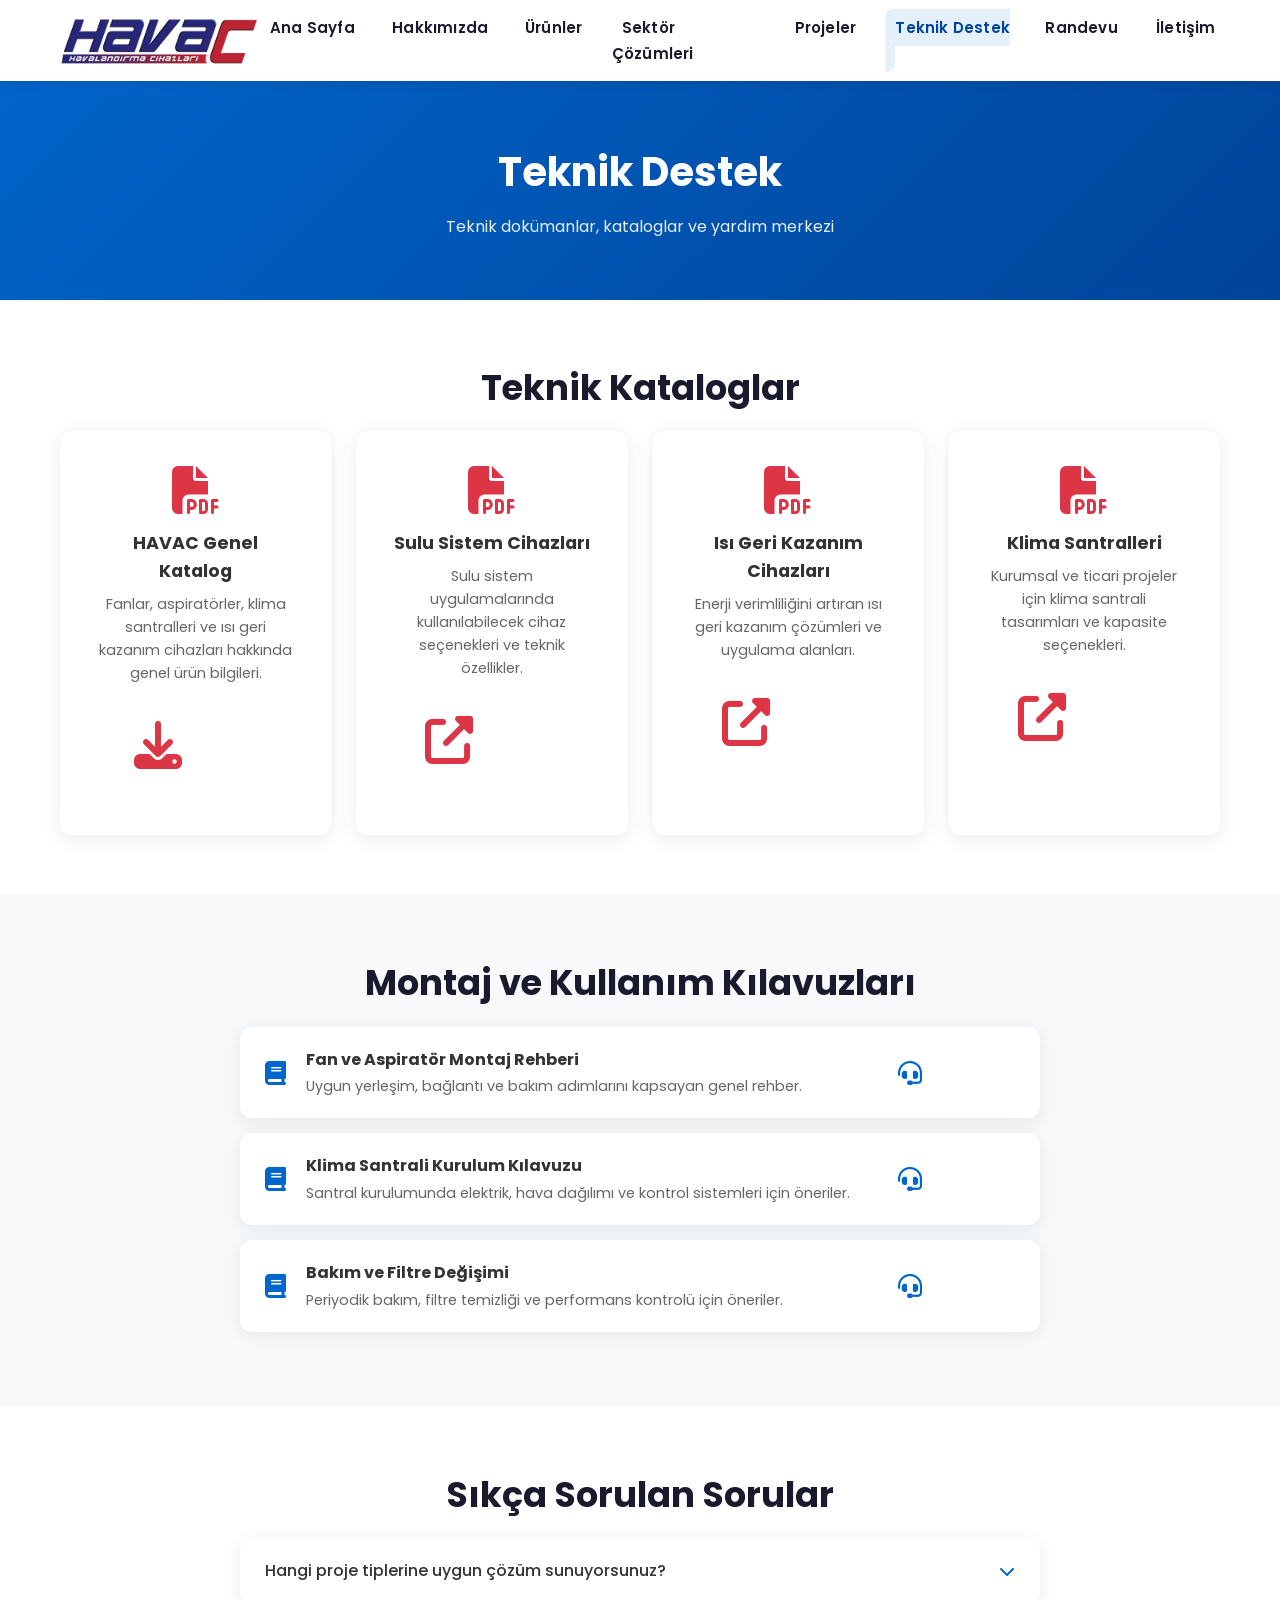
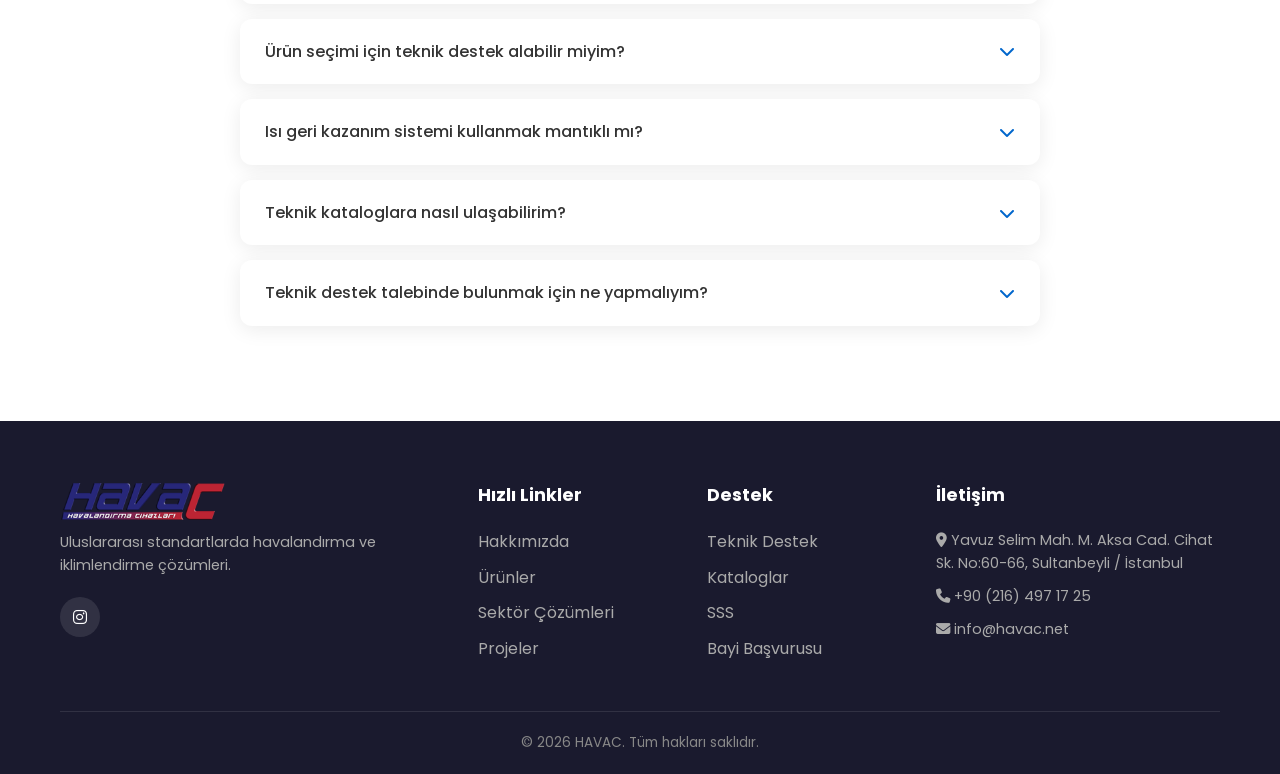
<file: destek.html>
<!DOCTYPE html>
<html lang="tr">
<head>
    <meta charset="UTF-8">
    <meta name="viewport" content="width=device-width, initial-scale=1.0">
    <title>Teknik Destek - HAVAC</title>
    <meta name="description" content="HAVAC teknik kataloglar, montaj kılavuzları ve sıkça sorulan sorular.">
    <link href="https://fonts.googleapis.com/css2?family=Poppins:wght@300;400;500;600;700&display=swap" rel="stylesheet">
    <link rel="stylesheet" href="style.css">
    <link rel="stylesheet" href="https://cdnjs.cloudflare.com/ajax/libs/font-awesome/6.4.0/css/all.min.css">
</head>
<body>
    <nav class="navbar">
        <div class="container">
            <a href="index.html" class="logo" aria-label="HAVAC Ana Sayfa"><img src="assets/img/logo.png" alt="HAVAC Havalandırma Cihazları logosu"></a>
            <ul class="nav-links">
                <li><a href="index.html">Ana Sayfa</a></li>
                <li><a href="hakkimizda.html">Hakkımızda</a></li>
                <li><a href="urunler.html">Ürünler</a></li>
                <li><a href="cozumler.html">Sektör Çözümleri</a></li>
                <li><a href="projeler.html">Projeler</a></li>
                <li><a href="destek.html" class="active">Teknik Destek</a></li>
                <li><a href="randevu.html">Randevu</a></li>
                <li><a href="iletisim.html">İletişim</a></li>
            </ul>
            <div class="hamburger"><span></span><span></span><span></span></div>
        </div>
    </nav>

    <section class="page-header">
        <div class="container">
            <h1>Teknik Destek</h1>
            <p>Teknik dokümanlar, kataloglar ve yardım merkezi</p>
        </div>
    </section>

    <section class="downloads">
        <div class="container">
            <h2>Teknik Kataloglar</h2>
            <div class="download-grid">
                <div class="download-card">
                    <i class="fas fa-file-pdf"></i>
                    <h3>HAVAC Genel Katalog</h3>
                    <p>Fanlar, aspiratörler, klima santralleri ve ısı geri kazanım cihazları hakkında genel ürün bilgileri.</p>
                    <a href="https://havac.net/katalog/havac-katalog.pdf" target="_blank" rel="noopener noreferrer" class="btn btn-outline"><i class="fas fa-download"></i> PDF İndir</a>
                </div>
                <div class="download-card">
                    <i class="fas fa-file-pdf"></i>
                    <h3>Sulu Sistem Cihazları</h3>
                    <p>Sulu sistem uygulamalarında kullanılabilecek cihaz seçenekleri ve teknik özellikler.</p>
                    <a href="https://havac.net/urun.asp?ID=535" target="_blank" rel="noopener noreferrer" class="btn btn-outline"><i class="fas fa-external-link-alt"></i> Ürünü İncele</a>
                </div>
                <div class="download-card">
                    <i class="fas fa-file-pdf"></i>
                    <h3>Isı Geri Kazanım Cihazları</h3>
                    <p>Enerji verimliliğini artıran ısı geri kazanım çözümleri ve uygulama alanları.</p>
                    <a href="https://havac.net/urun.asp?ID=523" target="_blank" rel="noopener noreferrer" class="btn btn-outline"><i class="fas fa-external-link-alt"></i> Ürünü İncele</a>
                </div>
                <div class="download-card">
                    <i class="fas fa-file-pdf"></i>
                    <h3>Klima Santralleri</h3>
                    <p>Kurumsal ve ticari projeler için klima santrali tasarımları ve kapasite seçenekleri.</p>
                    <a href="https://havac.net/urun.asp?ID=527" target="_blank" rel="noopener noreferrer" class="btn btn-outline"><i class="fas fa-external-link-alt"></i> Ürünü İncele</a>
                </div>
            </div>
        </div>
    </section>

    <section class="guides">
        <div class="container">
            <h2>Montaj ve Kullanım Kılavuzları</h2>
            <div class="guide-list">
                <div class="guide-item">
                    <i class="fas fa-book"></i>
                    <div class="guide-info"><h4>Fan ve Aspiratör Montaj Rehberi</h4><p>Uygun yerleşim, bağlantı ve bakım adımlarını kapsayan genel rehber.</p></div>
                    <a href="iletisim.html" class="btn btn-sm btn-outline"><i class="fas fa-headset"></i> Destek Al</a>
                </div>
                <div class="guide-item">
                    <i class="fas fa-book"></i>
                    <div class="guide-info"><h4>Klima Santrali Kurulum Kılavuzu</h4><p>Santral kurulumunda elektrik, hava dağılımı ve kontrol sistemleri için öneriler.</p></div>
                    <a href="iletisim.html" class="btn btn-sm btn-outline"><i class="fas fa-headset"></i> Destek Al</a>
                </div>
                <div class="guide-item">
                    <i class="fas fa-book"></i>
                    <div class="guide-info"><h4>Bakım ve Filtre Değişimi</h4><p>Periyodik bakım, filtre temizliği ve performans kontrolü için öneriler.</p></div>
                    <a href="iletisim.html" class="btn btn-sm btn-outline"><i class="fas fa-headset"></i> Destek Al</a>
                </div>
            </div>
        </div>
    </section>

    <section class="faq">
        <div class="container">
            <h2>Sıkça Sorulan Sorular</h2>
            <div class="faq-list">
                <div class="faq-item">
                    <div class="faq-question"><h4>Hangi proje tiplerine uygun çözüm sunuyorsunuz?</h4><i class="fas fa-chevron-down"></i></div>
                    <div class="faq-answer"><p>Endüstriyel tesisler, ticari alanlar, hastaneler, oteller, seralar ve özel uygulamalar için tasarım ve ekipman seçimi hizmeti sunuyoruz.</p></div>
                </div>
                <div class="faq-item">
                    <div class="faq-question"><h4>Ürün seçimi için teknik destek alabilir miyim?</h4><i class="fas fa-chevron-down"></i></div>
                    <div class="faq-answer"><p>Evet. Proje kapasitenize, alan ölçülerine ve hava değişim ihtiyaçlarına göre ürün ve sistem önerisi hazırlıyoruz.</p></div>
                </div>
                <div class="faq-item">
                    <div class="faq-question"><h4>Isı geri kazanım sistemi kullanmak mantıklı mı?</h4><i class="fas fa-chevron-down"></i></div>
                    <div class="faq-answer"><p>Evet. Özellikle taze hava ihtiyacı olan ortamlarda enerji tüketimini düşürerek uzun vadede önemli tasarruf sağlar.</p></div>
                </div>
                <div class="faq-item">
                    <div class="faq-question"><h4>Teknik kataloglara nasıl ulaşabilirim?</h4><i class="fas fa-chevron-down"></i></div>
                    <div class="faq-answer"><p>Sayfanın üst kısmındaki PDF bağlantıları veya iletişim formu üzerinden katalog ve ürün bilgileri talep edebilirsiniz.</p></div>
                </div>
                <div class="faq-item">
                    <div class="faq-question"><h4>Teknik destek talebinde bulunmak için ne yapmalıyım?</h4><i class="fas fa-chevron-down"></i></div>
                    <div class="faq-answer"><p>İletişim sayfasından taleplerinizi iletebilir veya doğrudan telefon/e-posta yoluyla bizimle iletişime geçebilirsiniz.</p></div>
                </div>
            </div>
        </div>
    </section>

    <footer>
        <div class="container">
            <div class="footer-grid">
                <div class="footer-col">
                    <a href="index.html" class="footer-logo" aria-label="HAVAC Ana Sayfa"><img src="assets/img/logo.png" alt="HAVAC Havalandirma Cihazlari logosu"></a>
                    <p>Uluslararası standartlarda havalandırma ve iklimlendirme çözümleri.</p>
                    <div class="social-links">
                        <a href="https://www.instagram.com/dere.works/" aria-label="Instagram"><i class="fab fa-instagram"></i></a>
                    </div>
                </div>
                <div class="footer-col">
                    <h4>Hızlı Linkler</h4>
                    <ul>
                        <li><a href="hakkimizda.html">Hakkımızda</a></li>
                        <li><a href="urunler.html">Ürünler</a></li>
                        <li><a href="cozumler.html">Sektör Çözümleri</a></li>
                        <li><a href="projeler.html">Projeler</a></li>
                    </ul>
                </div>
                <div class="footer-col">
                    <h4>Destek</h4>
                    <ul>
                        <li><a href="destek.html">Teknik Destek</a></li>
                        <li><a href="destek.html">Kataloglar</a></li>
                        <li><a href="destek.html">SSS</a></li>
                        <li><a href="iletisim.html">Bayi Başvurusu</a></li>
                    </ul>
                </div>
                <div class="footer-col">
                    <h4>İletişim</h4>
                    <p><i class="fas fa-map-marker-alt"></i> Yavuz Selim Mah. M. Aksa Cad. Cihat Sk. No:60-66, Sultanbeyli / İstanbul</p>
                    <p><i class="fas fa-phone"></i> <a href="tel:+902164971725">+90 (216) 497 17 25</a></p>
                    <p><i class="fas fa-envelope"></i> <a href="mailto:info@havac.net">info@havac.net</a></p>
                </div>
            </div>
            <div class="footer-bottom"><p>&copy; 2026 HAVAC. Tüm hakları saklıdır.</p></div>
        </div>
    </footer>
    <script src="script.js"></script>
</body>
</html>
</file>
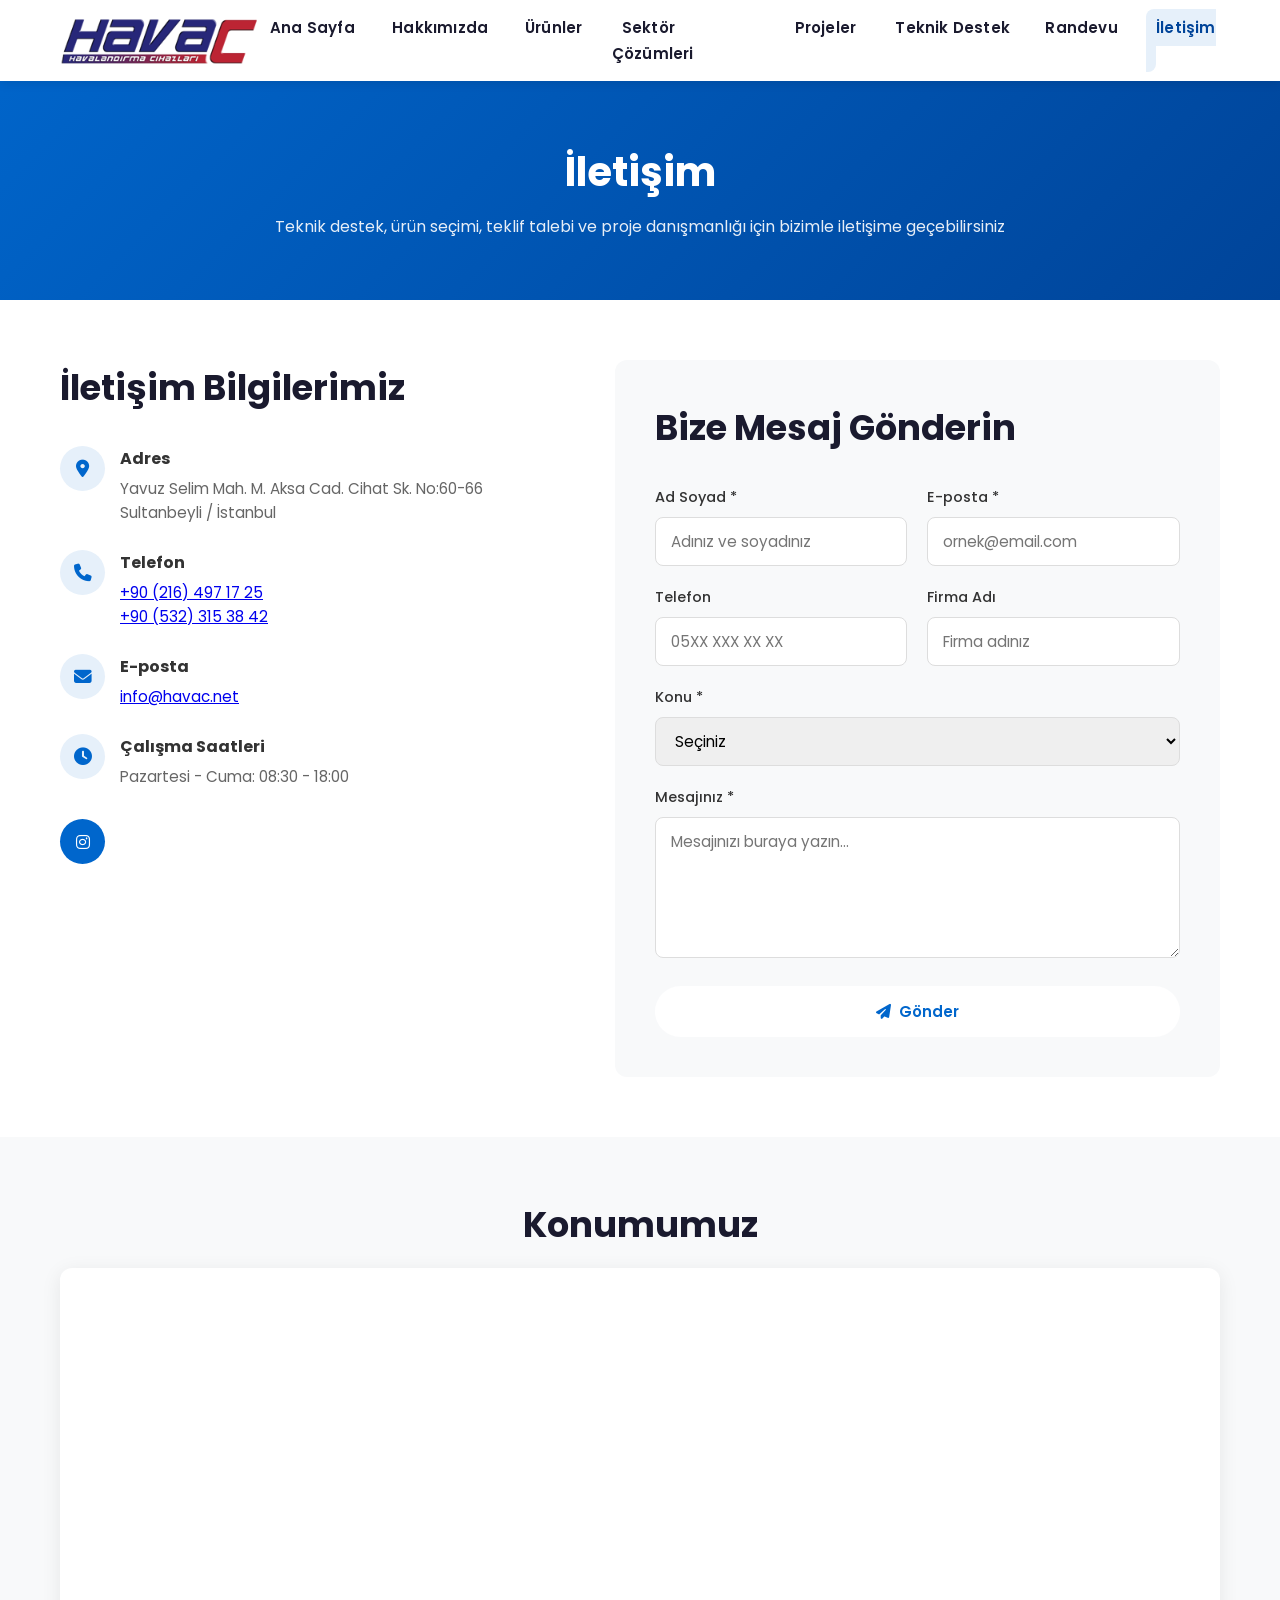
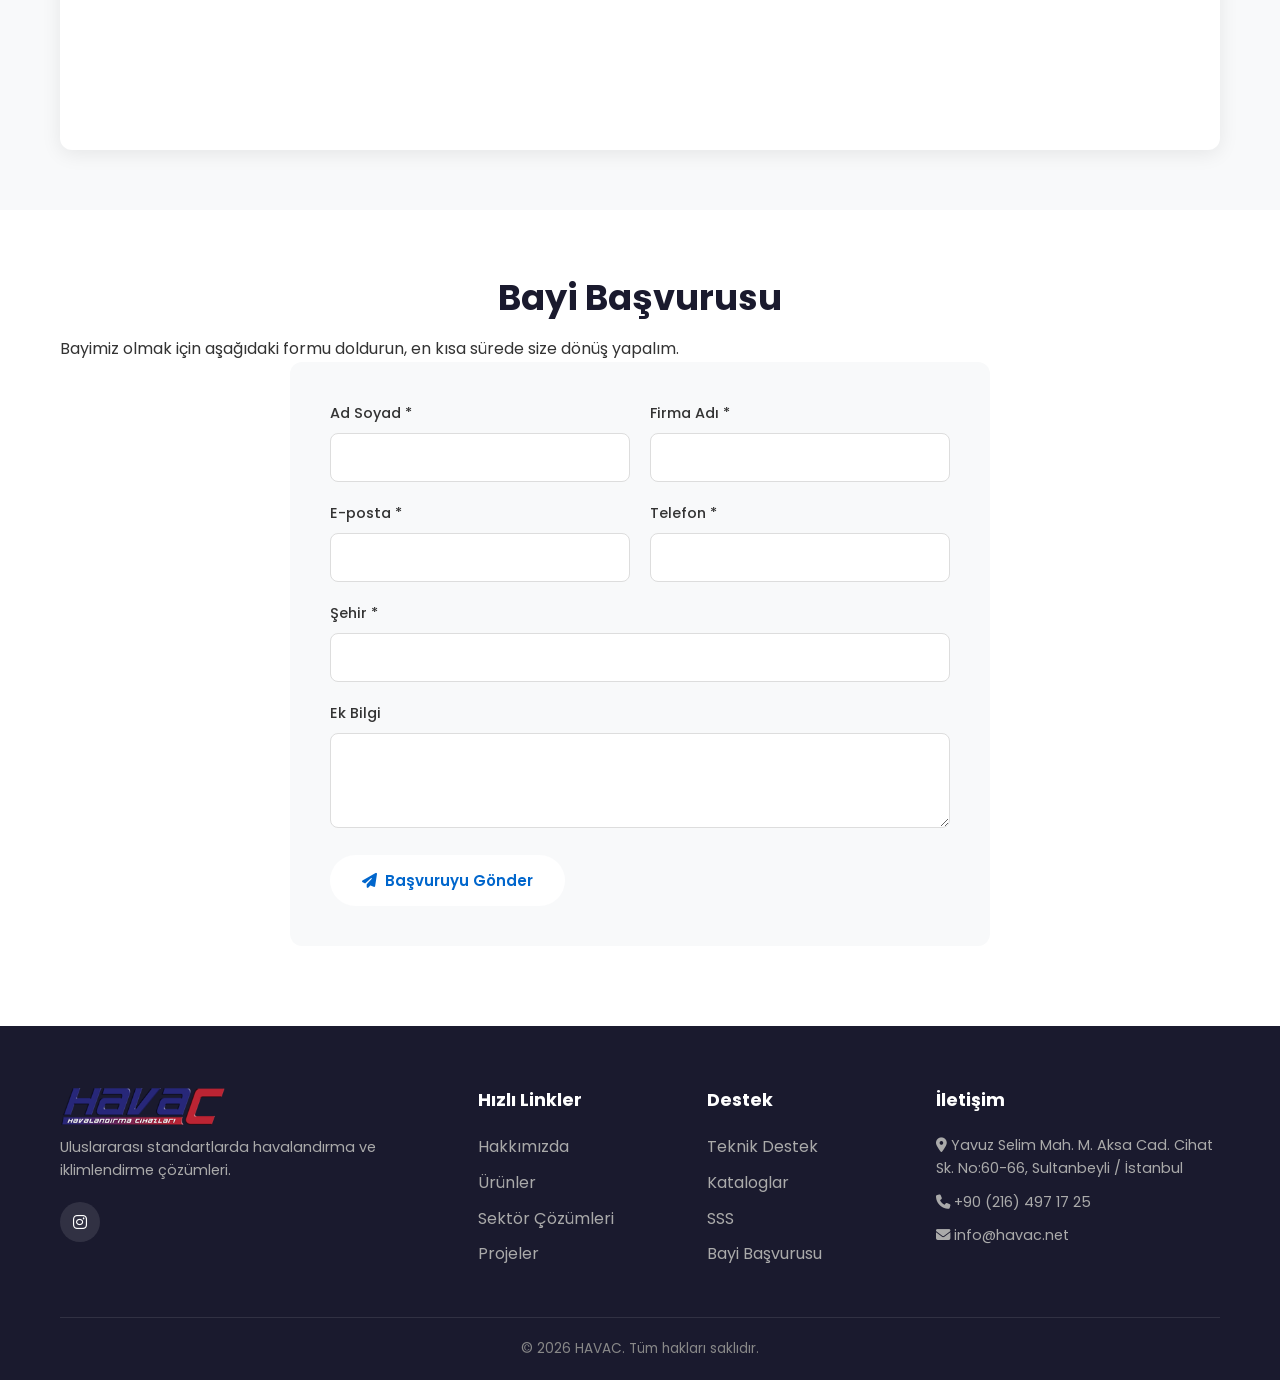
<file: iletisim.html>
<!DOCTYPE html>
<html lang="tr">
<head>
    <meta charset="UTF-8">
    <meta name="viewport" content="width=device-width, initial-scale=1.0">
    <title>İletişim - HAVAC</title>
    <meta name="description" content="HAVAC iletişim bilgileri, teknik destek ve bayi başvurusu.">
    <link href="https://fonts.googleapis.com/css2?family=Poppins:wght@300;400;500;600;700&display=swap" rel="stylesheet">
    <link rel="stylesheet" href="style.css">
    <link rel="stylesheet" href="https://cdnjs.cloudflare.com/ajax/libs/font-awesome/6.4.0/css/all.min.css">
</head>
<body>
    <nav class="navbar">
        <div class="container">
            <a href="index.html" class="logo" aria-label="HAVAC Ana Sayfa"><img src="assets/img/logo.png" alt="HAVAC Havalandırma Cihazları logosu"></a>
            <ul class="nav-links">
                <li><a href="index.html">Ana Sayfa</a></li>
                <li><a href="hakkimizda.html">Hakkımızda</a></li>
                <li><a href="urunler.html">Ürünler</a></li>
                <li><a href="cozumler.html">Sektör Çözümleri</a></li>
                <li><a href="projeler.html">Projeler</a></li>
                <li><a href="destek.html">Teknik Destek</a></li>
                <li><a href="randevu.html">Randevu</a></li>
                <li><a href="iletisim.html" class="active">İletişim</a></li>
            </ul>
            <div class="hamburger"><span></span><span></span><span></span></div>
        </div>
    </nav>

    <section class="page-header">
        <div class="container">
            <h1>İletişim</h1>
            <p>Teknik destek, ürün seçimi, teklif talebi ve proje danışmanlığı için bizimle iletişime geçebilirsiniz</p>
        </div>
    </section>

    <section class="contact-section">
        <div class="container">
            <div class="contact-grid">
                <div class="contact-info-box">
                    <h2>İletişim Bilgilerimiz</h2>
                    <div class="info-item">
                        <i class="fas fa-map-marker-alt"></i>
                        <div><h4>Adres</h4><p>Yavuz Selim Mah. M. Aksa Cad. Cihat Sk. No:60-66</p><p>Sultanbeyli / İstanbul</p></div>
                    </div>
                    <div class="info-item">
                        <i class="fas fa-phone"></i>
                        <div><h4>Telefon</h4><p><a href="tel:+902164971725">+90 (216) 497 17 25</a></p><p><a href="tel:+905323153842">+90 (532) 315 38 42</a></p></div>
                    </div>
                    <div class="info-item">
                        <i class="fas fa-envelope"></i>
                        <div><h4>E-posta</h4><p><a href="mailto:info@havac.net">info@havac.net</a></p></div>
                    </div>
                    <div class="info-item">
                        <i class="fas fa-clock"></i>
                        <div><h4>Çalışma Saatleri</h4><p>Pazartesi - Cuma: 08:30 - 18:00</p></div>
                    </div>
                    <div class="social-links-large">
                        <a href="https://www.instagram.com/dere.works/" aria-label="Instagram"><i class="fab fa-instagram"></i></a>
                    </div>
                </div>
                <div class="contact-form-box">
                    <h2>Bize Mesaj Gönderin</h2>
                    <form action="#" method="POST" class="contact-form">
                        <div class="form-row">
                            <div class="form-group">
                                <label for="name">Ad Soyad *</label>
                                <input type="text" id="name" name="name" required placeholder="Adınız ve soyadınız">
                            </div>
                            <div class="form-group">
                                <label for="email">E-posta *</label>
                                <input type="email" id="email" name="email" required placeholder="ornek@email.com">
                            </div>
                        </div>
                        <div class="form-row">
                            <div class="form-group">
                                <label for="phone">Telefon</label>
                                <input type="tel" id="phone" name="phone" placeholder="05XX XXX XX XX">
                            </div>
                            <div class="form-group">
                                <label for="company">Firma Adı</label>
                                <input type="text" id="company" name="company" placeholder="Firma adınız">
                            </div>
                        </div>
                        <div class="form-group">
                            <label for="subject">Konu *</label>
                            <select id="subject" name="subject" required>
                                <option value="">Seçiniz</option>
                                <option value="teklif">Teklif Talebi</option>
                                <option value="teknik">Teknik Destek</option>
                                <option value="bayi">Bayi Başvurusu</option>
                                <option value="diger">Diğer</option>
                            </select>
                        </div>
                        <div class="form-group">
                            <label for="message">Mesajınız *</label>
                            <textarea id="message" name="message" rows="5" required placeholder="Mesajınızı buraya yazın..."></textarea>
                        </div>
                        <button type="submit" class="btn btn-primary btn-block"><i class="fas fa-paper-plane"></i> Gönder</button>
                    </form>
                </div>
            </div>
        </div>
    </section>

    <section class="map-section">
        <div class="container">
            <h2>Konumumuz</h2>
            <div class="map-placeholder">
                <iframe src="https://www.google.com/maps/embed?pb=!1m14!1m12!1m3!1d1791.865968584061!2d29.276453427252314!3d40.947586933164764!2m3!1f0!2f0!3f0!3m2!1i1024!2i768!4f13.1!5e0!3m2!1str!2str!4v1785538726748!5m2!1str!2str" width="600" height="450" style="border:0;" allowfullscreen="" loading="lazy" referrerpolicy="strict-origin-when-cross-origin"></iframe>
            </div>
        </div>
    </section>

    <section class="dealer-section">
        <div class="container">
            <h2>Bayi Başvurusu</h2>
            <p>Bayimiz olmak için aşağıdaki formu doldurun, en kısa sürede size dönüş yapalım.</p>
            <form action="#" method="POST" class="dealer-form">
                <div class="form-row">
                    <div class="form-group">
                        <label for="dealer-name">Ad Soyad *</label>
                        <input type="text" id="dealer-name" name="dealer-name" required>
                    </div>
                    <div class="form-group">
                        <label for="dealer-company">Firma Adı *</label>
                        <input type="text" id="dealer-company" name="dealer-company" required>
                    </div>
                </div>
                <div class="form-row">
                    <div class="form-group">
                        <label for="dealer-email">E-posta *</label>
                        <input type="email" id="dealer-email" name="dealer-email" required>
                    </div>
                    <div class="form-group">
                        <label for="dealer-phone">Telefon *</label>
                        <input type="tel" id="dealer-phone" name="dealer-phone" required>
                    </div>
                </div>
                <div class="form-group">
                    <label for="dealer-city">Şehir *</label>
                    <input type="text" id="dealer-city" name="dealer-city" required>
                </div>
                <div class="form-group">
                    <label for="dealer-message">Ek Bilgi</label>
                    <textarea id="dealer-message" name="dealer-message" rows="3"></textarea>
                </div>
                <button type="submit" class="btn btn-primary"><i class="fas fa-paper-plane"></i> Başvuruyu Gönder</button>
            </form>
        </div>
    </section>

    <footer>
        <div class="container">
            <div class="footer-grid">
                <div class="footer-col">
                    <a href="index.html" class="footer-logo" aria-label="HAVAC Ana Sayfa"><img src="assets/img/logo.png" alt="HAVAC Havalandirma Cihazlari logosu"></a>
                    <p>Uluslararası standartlarda havalandırma ve iklimlendirme çözümleri.</p>
                    <div class="social-links">
                        <a href="https://www.instagram.com/dere.works/" aria-label="Instagram"><i class="fab fa-instagram"></i></a>
                    </div>
                </div>
                <div class="footer-col">
                    <h4>Hızlı Linkler</h4>
                    <ul>
                        <li><a href="hakkimizda.html">Hakkımızda</a></li>
                        <li><a href="urunler.html">Ürünler</a></li>
                        <li><a href="cozumler.html">Sektör Çözümleri</a></li>
                        <li><a href="projeler.html">Projeler</a></li>
                    </ul>
                </div>
                <div class="footer-col">
                    <h4>Destek</h4>
                    <ul>
                        <li><a href="destek.html">Teknik Destek</a></li>
                        <li><a href="destek.html">Kataloglar</a></li>
                        <li><a href="destek.html">SSS</a></li>
                        <li><a href="iletisim.html">Bayi Başvurusu</a></li>
                    </ul>
                </div>
                <div class="footer-col">
                    <h4>İletişim</h4>
                    <p><i class="fas fa-map-marker-alt"></i> Yavuz Selim Mah. M. Aksa Cad. Cihat Sk. No:60-66, Sultanbeyli / İstanbul</p>
                    <p><i class="fas fa-phone"></i> <a href="tel:+902164971725">+90 (216) 497 17 25</a></p>
                    <p><i class="fas fa-envelope"></i> <a href="mailto:info@havac.net">info@havac.net</a></p>
                </div>
            </div>
            <div class="footer-bottom"><p>&copy; 2026 HAVAC. Tüm hakları saklıdır.</p></div>
        </div>
    </footer>
    <script src="script.js"></script>
</body>
</html>
</file>
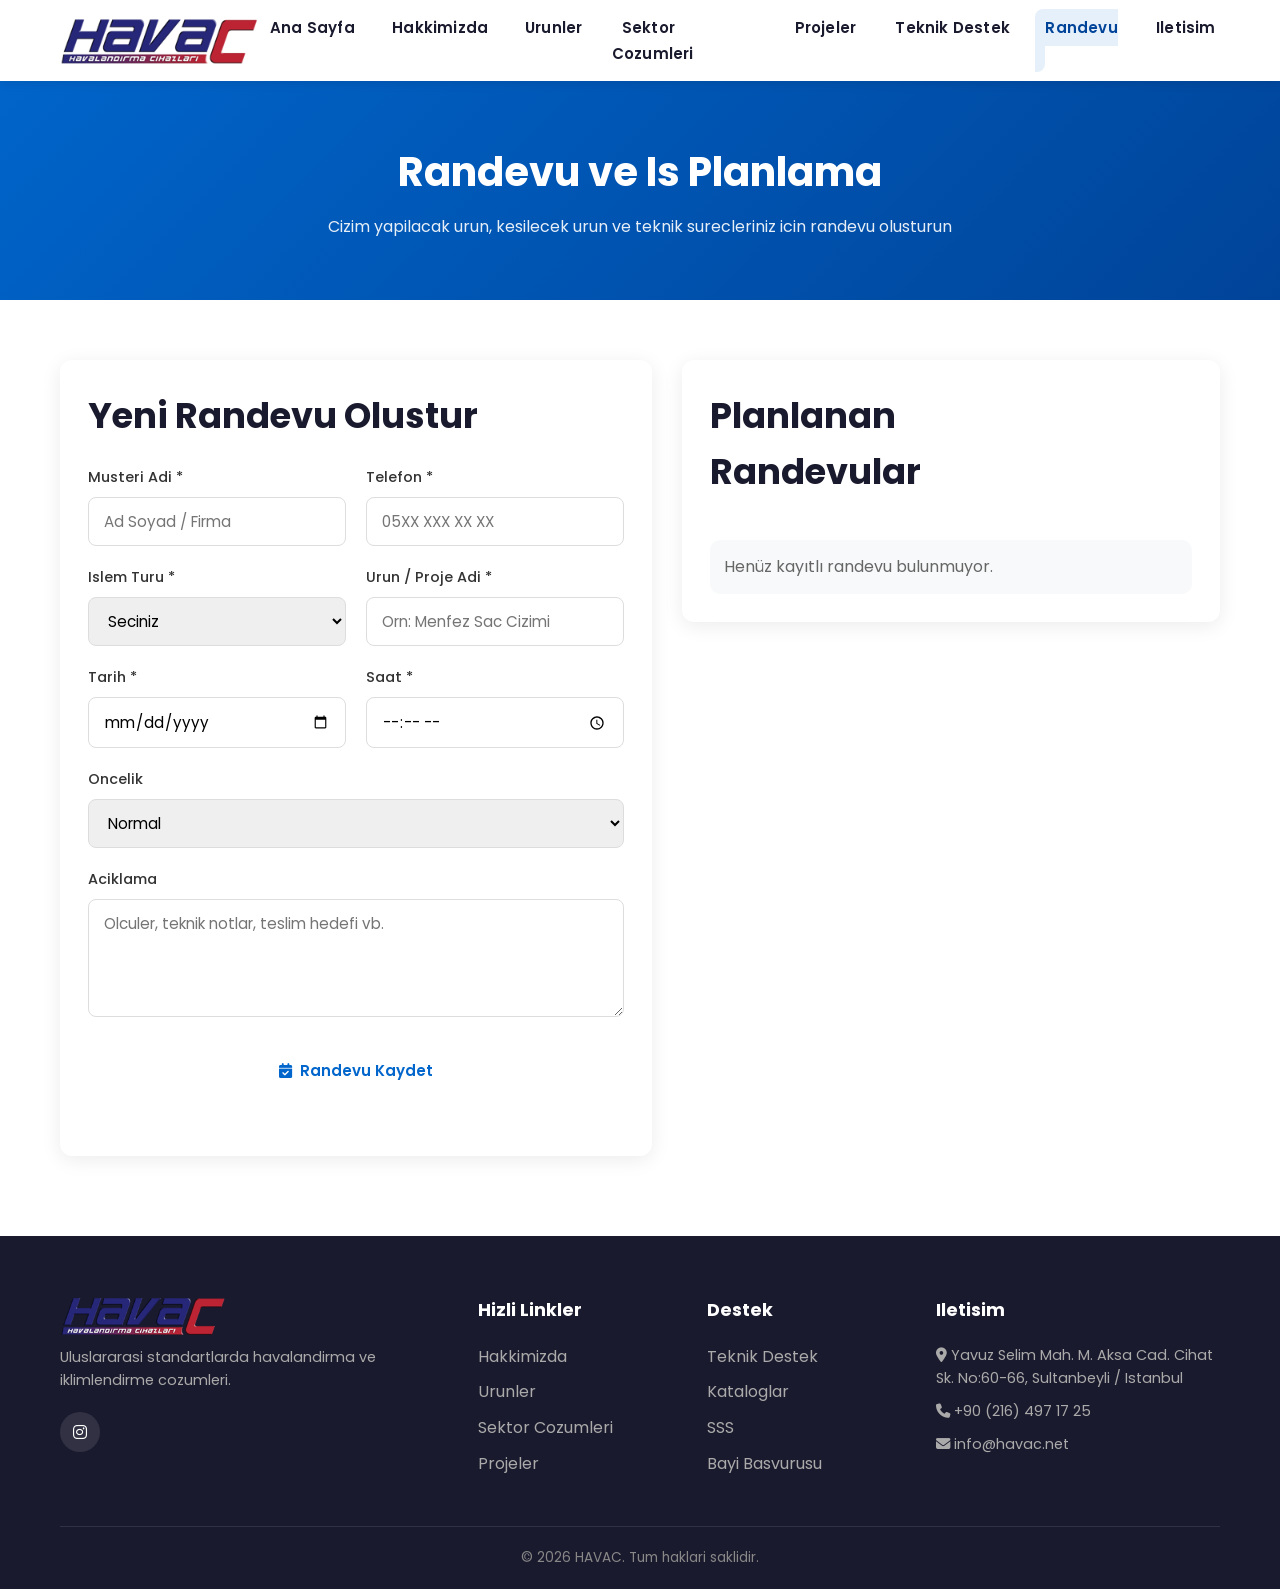
<file: randevu.html>
<!DOCTYPE html>
<html lang="tr">
<head>
    <meta charset="UTF-8">
    <meta name="viewport" content="width=device-width, initial-scale=1.0">
    <title>Randevu ve İş Planlama - HAVAC</title>
    <meta name="description" content="Cizim yapilacak urun, kesilecek urun ve teknik planlama talepleri icin randevu olusturma sayfasi.">
    <link href="https://fonts.googleapis.com/css2?family=Poppins:wght@300;400;500;600;700&display=swap" rel="stylesheet">
    <link rel="stylesheet" href="style.css">
    <link rel="stylesheet" href="https://cdnjs.cloudflare.com/ajax/libs/font-awesome/6.4.0/css/all.min.css">
</head>
<body>
    <nav class="navbar">
        <div class="container">
            <a href="index.html" class="logo" aria-label="HAVAC Ana Sayfa"><img src="assets/img/logo.png" alt="HAVAC Havalandirma Cihazlari logosu"></a>
            <ul class="nav-links">
                <li><a href="index.html">Ana Sayfa</a></li>
                <li><a href="hakkimizda.html">Hakkimizda</a></li>
                <li><a href="urunler.html">Urunler</a></li>
                <li><a href="cozumler.html">Sektor Cozumleri</a></li>
                <li><a href="projeler.html">Projeler</a></li>
                <li><a href="destek.html">Teknik Destek</a></li>
                <li><a href="randevu.html" class="active">Randevu</a></li>
                <li><a href="iletisim.html">Iletisim</a></li>
            </ul>
            <div class="hamburger"><span></span><span></span><span></span></div>
        </div>
    </nav>

    <section class="page-header">
        <div class="container">
            <h1>Randevu ve Is Planlama</h1>
            <p>Cizim yapilacak urun, kesilecek urun ve teknik surecleriniz icin randevu olusturun</p>
        </div>
    </section>

    <section class="appointment-section">
        <div class="container">
            <div class="appointment-layout">
                <div class="appointment-form-box">
                    <h2>Yeni Randevu Olustur</h2>
                    <form id="appointment-form" class="appointment-form" novalidate>
                        <div class="form-row">
                            <div class="form-group">
                                <label for="customer-name">Musteri Adi *</label>
                                <input type="text" id="customer-name" name="customerName" required placeholder="Ad Soyad / Firma">
                            </div>
                            <div class="form-group">
                                <label for="customer-phone">Telefon *</label>
                                <input type="tel" id="customer-phone" name="customerPhone" required placeholder="05XX XXX XX XX">
                            </div>
                        </div>

                        <div class="form-row">
                            <div class="form-group">
                                <label for="job-type">Islem Turu *</label>
                                <select id="job-type" name="jobType" required>
                                    <option value="">Seciniz</option>
                                    <option value="Cizim Yapilacak Urun">Cizim Yapilacak Urun</option>
                                    <option value="Kesilecek Urun">Kesilecek Urun</option>
                                    <option value="Revizyon">Revizyon</option>
                                    <option value="Teknik Gorusme">Teknik Gorusme</option>
                                </select>
                            </div>
                            <div class="form-group">
                                <label for="product-name">Urun / Proje Adi *</label>
                                <input type="text" id="product-name" name="productName" required placeholder="Orn: Menfez Sac Cizimi">
                            </div>
                        </div>

                        <div class="form-row">
                            <div class="form-group">
                                <label for="appointment-date">Tarih *</label>
                                <input type="date" id="appointment-date" name="appointmentDate" required>
                            </div>
                            <div class="form-group">
                                <label for="appointment-time">Saat *</label>
                                <input type="time" id="appointment-time" name="appointmentTime" required>
                            </div>
                        </div>

                        <div class="form-group">
                            <label for="priority">Oncelik</label>
                            <select id="priority" name="priority">
                                <option value="Normal">Normal</option>
                                <option value="Yuksek">Yuksek</option>
                                <option value="Acil">Acil</option>
                            </select>
                        </div>

                        <div class="form-group">
                            <label for="notes">Aciklama</label>
                            <textarea id="notes" name="notes" rows="4" placeholder="Olculer, teknik notlar, teslim hedefi vb."></textarea>
                        </div>

                        <button type="submit" class="btn btn-primary btn-block"><i class="fas fa-calendar-check"></i> Randevu Kaydet</button>
                        <p id="appointment-feedback" class="appointment-feedback" aria-live="polite"></p>
                    </form>
                </div>

                <div class="appointment-list-box">
                    <div class="appointment-list-head">
                        <h2>Planlanan Randevular</h2>
                        <button id="clear-appointments" type="button" class="btn btn-outline btn-sm">Tumunu Temizle</button>
                    </div>
                    <div id="appointment-list" class="appointment-list"></div>
                </div>
            </div>
        </div>
    </section>

    <footer>
        <div class="container">
            <div class="footer-grid">
                <div class="footer-col">
                    <a href="index.html" class="footer-logo" aria-label="HAVAC Ana Sayfa"><img src="assets/img/logo.png" alt="HAVAC Havalandirma Cihazlari logosu"></a>
                    <p>Uluslararasi standartlarda havalandirma ve iklimlendirme cozumleri.</p>
                    <div class="social-links">
                        <a href="https://www.instagram.com/dere.works/" aria-label="Instagram"><i class="fab fa-instagram"></i></a>
                    </div>
                </div>
                <div class="footer-col">
                    <h4>Hizli Linkler</h4>
                    <ul>
                        <li><a href="hakkimizda.html">Hakkimizda</a></li>
                        <li><a href="urunler.html">Urunler</a></li>
                        <li><a href="cozumler.html">Sektor Cozumleri</a></li>
                        <li><a href="projeler.html">Projeler</a></li>
                    </ul>
                </div>
                <div class="footer-col">
                    <h4>Destek</h4>
                    <ul>
                        <li><a href="destek.html">Teknik Destek</a></li>
                        <li><a href="destek.html">Kataloglar</a></li>
                        <li><a href="destek.html">SSS</a></li>
                        <li><a href="iletisim.html">Bayi Basvurusu</a></li>
                    </ul>
                </div>
                <div class="footer-col">
                    <h4>Iletisim</h4>
                    <p><i class="fas fa-map-marker-alt"></i> Yavuz Selim Mah. M. Aksa Cad. Cihat Sk. No:60-66, Sultanbeyli / Istanbul</p>
                    <p><i class="fas fa-phone"></i> <a href="tel:+902164971725">+90 (216) 497 17 25</a></p>
                    <p><i class="fas fa-envelope"></i> <a href="mailto:info@havac.net">info@havac.net</a></p>
                </div>
            </div>
            <div class="footer-bottom"><p>&copy; 2026 HAVAC. Tum haklari saklidir.</p></div>
        </div>
    </footer>

    <script src="script.js"></script>
</body>
</html>
</file>
<file: style.css>
* {
    margin: 0;
    padding: 0;
    box-sizing: border-box;
}

:root {
    --primary: #0066cc;
    --primary-dark: #004499;
    --primary-light: #e6f0fa;
    --secondary: #00a8e8;
    --dark: #1a1a2e;
    --gray: #666;
    --light-gray: #f8f9fa;
    --white: #fff;
    --shadow: 0 4px 20px rgba(0,0,0,0.08);
    --shadow-hover: 0 8px 30px rgba(0,0,0,0.15);
    --radius: 12px;
    --transition: all 0.3s ease;
}

body {
    font-family: 'Poppins', sans-serif;
    line-height: 1.6;
    color: #333;
    overflow-x: hidden;
}

:focus-visible {
    outline: 3px solid var(--secondary);
    outline-offset: 3px;
}

.container {
    max-width: 1200px;
    margin: 0 auto;
    padding: 0 20px;
}

/* Navbar */
.navbar {
    background: var(--white);
    box-shadow: var(--shadow);
    position: fixed;
    width: 100%;
    top: 0;
    z-index: 1000;
    transition: var(--transition);
}

.navbar .container {
    display: flex;
    justify-content: space-between;
    align-items: center;
    padding: 15px 20px;
}

.logo {
    display: inline-flex;
    align-items: center;
    text-decoration: none;
}

.logo img {
    display: block;
    height: 48px;
    width: auto;
}

.footer-logo {
    display: inline-flex;
    align-items: center;
    margin-bottom: 10px;
}

.footer-logo img {
    display: block;
    height: 40px;
    width: auto;
}

.nav-links {
    display: flex;
    list-style: none;
    gap: 25px;
}

.nav-links a {
    text-decoration: none;
    color: var(--dark);
    font-weight: 600;
    font-size: 15px;
    letter-spacing: 0.2px;
    padding: 8px 10px;
    border-radius: 8px;
    transition: var(--transition);
    position: relative;
}

.nav-links a:hover,
.nav-links a.active {
    color: var(--primary-dark);
    background: var(--primary-light);
}

.nav-links a::after {
    content: '';
    position: absolute;
    bottom: -3px;
    left: 10px;
    width: 0;
    height: 3px;
    background: var(--primary);
    transition: var(--transition);
}

.nav-links a:hover::after,
.nav-links a.active::after {
    width: calc(100% - 20px);
}

.hamburger {
    display: none;
    flex-direction: column;
    cursor: pointer;
    gap: 5px;
}

.hamburger span {
    width: 25px;
    height: 3px;
    background: #333;
    transition: var(--transition);
}

/* Hero */
.hero {
    background: linear-gradient(135deg, var(--primary) 0%, var(--primary-dark) 100%);
    color: var(--white);
    padding: 160px 20px 100px;
    text-align: center;
    position: relative;
    overflow: hidden;
}

.hero::before {
    content: '';
    position: absolute;
    top: 0;
    left: 0;
    right: 0;
    bottom: 0;
    background: url('data:image/svg+xml,<svg xmlns="http://www.w3.org/2000/svg" viewBox="0 0 100 100"><circle cx="50" cy="50" r="40" fill="none" stroke="rgba(255,255,255,0.05)" stroke-width="0.5"/></svg>');
    background-size: 80px;
    opacity: 0.5;
}

.hero-content {
    position: relative;
    z-index: 1;
    max-width: 800px;
    margin: 0 auto;
}

.hero h1 {
    font-size: 3.2rem;
    margin-bottom: 20px;
    font-weight: 700;
    line-height: 1.2;
}

.hero p {
    font-size: 1.2rem;
    margin-bottom: 35px;
    opacity: 0.9;
}

.hero-buttons {
    display: flex;
    gap: 15px;
    justify-content: center;
    flex-wrap: wrap;
}

.hero-stats {
    display: flex;
    justify-content: center;
    gap: 60px;
    margin-top: 60px;
    position: relative;
    z-index: 1;
}

.stat {
    text-align: center;
}

.stat-number {
    display: block;
    font-size: 2.5rem;
    font-weight: 700;
}

.stat-label {
    font-size: 0.9rem;
    opacity: 0.8;
}

/* Buttons */
.btn {
    display: inline-flex;
    align-items: center;
    gap: 8px;
    padding: 14px 32px;
    border-radius: 50px;
    font-weight: 600;
    text-decoration: none;
    transition: var(--transition);
    cursor: pointer;
    border: none;
    font-size: 15px;
    font-family: inherit;
}

.btn-primary {
    background: var(--white);
    color: var(--primary);
}

.btn-primary:hover {
    transform: translateY(-3px);
    box-shadow: 0 10px 30px rgba(0,0,0,0.2);
}

.btn-outline {
    background: transparent;
    color: var(--white);
    border: 2px solid var(--white);
}

.btn-outline:hover {
    background: var(--white);
    color: var(--primary);
}

.btn-link {
    color: var(--primary);
    text-decoration: none;
    font-weight: 600;
    display: inline-flex;
    align-items: center;
    gap: 5px;
    transition: var(--transition);
}

.btn-link:hover {
    gap: 10px;
}

.btn-block {
    width: 100%;
    justify-content: center;
}

.btn-sm {
    padding: 8px 20px;
    font-size: 13px;
}

.btn-large {
    padding: 18px 45px;
    font-size: 17px;
}

/* Sections */
section {
    padding: 80px 20px;
}

h2 {
    text-align: center;
    font-size: 2.2rem;
    margin-bottom: 15px;
    color: var(--dark);
}

.section-subtitle {
    text-align: center;
    color: var(--gray);
    margin-bottom: 50px;
    font-size: 1.05rem;
}

.text-center {
    text-align: center;
}

/* About Preview */
.about-preview {
    background: var(--light-gray);
}

.about-grid {
    display: grid;
    grid-template-columns: 1fr 1fr;
    gap: 60px;
    align-items: center;
}

.about-image img {
    width: 100%;
    border-radius: var(--radius);
    box-shadow: var(--shadow);
}

.about-text h2 {
    text-align: left;
    margin-bottom: 20px;
}

.about-text p {
    margin-bottom: 15px;
    color: #555;
}

/* Products */
.product-grid {
    display: grid;
    grid-template-columns: repeat(auto-fit, minmax(260px, 1fr));
    gap: 30px;
}

.product-card {
    background: var(--white);
    border-radius: var(--radius);
    overflow: hidden;
    box-shadow: var(--shadow);
    transition: var(--transition);
    text-align: center;
    padding-bottom: 30px;
}

.product-card:hover {
    transform: translateY(-10px);
    box-shadow: var(--shadow-hover);
}

.product-image {
    height: 200px;
    overflow: hidden;
}

.product-image img {
    width: 100%;
    height: 100%;
    object-fit: cover;
    transition: var(--transition);
}

.product-card:hover .product-image img {
    transform: scale(1.05);
}

.product-icon {
    width: 60px;
    height: 60px;
    background: var(--primary-light);
    border-radius: 50%;
    display: flex;
    align-items: center;
    justify-content: center;
    margin: -30px auto 15px;
    position: relative;
    z-index: 2;
    font-size: 1.5rem;
    color: var(--primary);
}

.product-card h3 {
    margin-bottom: 10px;
    padding: 0 20px;
}

.product-card p {
    padding: 0 20px;
    color: var(--gray);
    margin-bottom: 15px;
    font-size: 0.95rem;
}

/* Solutions */
.solutions-preview {
    background: var(--white);
}

.solution-grid {
    display: grid;
    grid-template-columns: repeat(auto-fit, minmax(250px, 1fr));
    gap: 25px;
    margin-bottom: 40px;
}

.solution-card {
    background: var(--light-gray);
    padding: 40px 30px;
    border-radius: var(--radius);
    text-align: center;
    transition: var(--transition);
}

.solution-card:hover {
    background: var(--primary);
    color: var(--white);
    transform: translateY(-5px);
}

.solution-card i {
    font-size: 2.5rem;
    color: var(--primary);
    margin-bottom: 15px;
    transition: var(--transition);
}

.solution-card:hover i {
    color: var(--white);
}

.solution-card h3 {
    margin-bottom: 10px;
}

.solution-card p {
    font-size: 0.9rem;
    color: var(--gray);
}

.solution-card:hover p {
    color: rgba(255,255,255,0.8);
}

/* Clients */
.clients {
    background: var(--light-gray);
}

.client-logos {
    display: flex;
    justify-content: center;
    align-items: center;
    gap: 40px;
    flex-wrap: wrap;
}

.client-logo {
    width: 120px;
    height: 60px;
    background: var(--white);
    border-radius: 8px;
    display: flex;
    align-items: center;
    justify-content: center;
    color: var(--gray);
    font-size: 0.8rem;
    box-shadow: var(--shadow);
}

/* CTA */
.cta {
    background: linear-gradient(135deg, var(--primary-dark) 0%, var(--primary) 100%);
    color: var(--white);
    text-align: center;
}

.cta h2 {
    color: var(--white);
    margin-bottom: 15px;
}

.cta p {
    margin-bottom: 30px;
    opacity: 0.9;
}

/* Footer */
footer {
    background: var(--dark);
    color: var(--white);
    padding: 60px 20px 20px;
}

.footer-grid {
    display: grid;
    grid-template-columns: 2fr 1fr 1fr 1.5fr;
    gap: 40px;
    margin-bottom: 40px;
}

.footer-col h3 {
    font-size: 1.5rem;
    margin-bottom: 15px;
}

.footer-col h4 {
    margin-bottom: 20px;
    font-size: 1.1rem;
}

.footer-col p {
    color: #aaa;
    font-size: 0.9rem;
    margin-bottom: 10px;
}

.footer-col ul {
    list-style: none;
}

.footer-col ul li {
    margin-bottom: 10px;
}

.footer-col ul li a {
    color: #aaa;
    text-decoration: none;
    transition: var(--transition);
}

.footer-col ul li a:hover {
    color: var(--white);
}

.footer-col p a {
    color: #aaa;
    text-decoration: none;
}

.footer-col p a:hover {
    color: var(--white);
}

.social-links {
    display: flex;
    gap: 15px;
    margin-top: 20px;
}

.social-links a {
    width: 40px;
    height: 40px;
    background: rgba(255,255,255,0.1);
    border-radius: 50%;
    display: flex;
    align-items: center;
    justify-content: center;
    color: var(--white);
    text-decoration: none;
    transition: var(--transition);
}

.social-links a:hover {
    background: var(--primary);
    transform: translateY(-3px);
}

.footer-bottom {
    border-top: 1px solid rgba(255,255,255,0.1);
    padding-top: 20px;
    text-align: center;
    color: #888;
    font-size: 0.85rem;
}

/* Page Header */
.page-header {
    background: linear-gradient(135deg, var(--primary) 0%, var(--primary-dark) 100%);
    color: var(--white);
    padding: 140px 20px 60px;
    text-align: center;
}

.page-header h1 {
    font-size: 2.5rem;
    margin-bottom: 10px;
}

.page-header p {
    opacity: 0.9;
}

/* About Detail */
.about-detail {
    padding: 80px 20px;
}

/* Timeline */
.timeline {
    background: var(--light-gray);
    padding: 80px 20px;
}

.timeline-items {
    max-width: 800px;
    margin: 0 auto;
    position: relative;
}

.timeline-items::before {
    content: '';
    position: absolute;
    left: 50%;
    transform: translateX(-50%);
    width: 2px;
    height: 100%;
    background: var(--primary);
}

.timeline-item {
    display: flex;
    margin-bottom: 40px;
    position: relative;
}

.timeline-item:nth-child(odd) {
    flex-direction: row-reverse;
}

.timeline-year {
    width: 100px;
    font-size: 1.3rem;
    font-weight: 700;
    color: var(--primary);
    text-align: center;
}

.timeline-content {
    flex: 1;
    background: var(--white);
    padding: 25px;
    border-radius: var(--radius);
    box-shadow: var(--shadow);
    margin: 0 20px;
}

.timeline-content h3 {
    margin-bottom: 8px;
}

/* Mission Vision */
.mission-vision {
    padding: 80px 20px;
}

.mv-grid {
    display: grid;
    grid-template-columns: repeat(auto-fit, minmax(300px, 1fr));
    gap: 30px;
}

.mv-card {
    background: var(--white);
    padding: 40px;
    border-radius: var(--radius);
    text-align: center;
    box-shadow: var(--shadow);
    transition: var(--transition);
}

.mv-card:hover {
    transform: translateY(-5px);
    box-shadow: var(--shadow-hover);
}

.mv-card i {
    font-size: 2.5rem;
    color: var(--primary);
    margin-bottom: 20px;
}

.mv-card h3 {
    margin-bottom: 15px;
}

.mv-card p {
    color: var(--gray);
}

/* Certificates */
.certificates {
    background: var(--light-gray);
    padding: 80px 20px;
}

.cert-grid {
    display: grid;
    grid-template-columns: repeat(auto-fit, minmax(200px, 1fr));
    gap: 25px;
}

.cert-item {
    background: var(--white);
    padding: 35px 25px;
    border-radius: var(--radius);
    text-align: center;
    box-shadow: var(--shadow);
    transition: var(--transition);
}

.cert-item:hover {
    transform: translateY(-5px);
}

.cert-item i {
    font-size: 2.5rem;
    color: var(--primary);
    margin-bottom: 15px;
}

.cert-item h4 {
    margin-bottom: 5px;
}

.cert-item p {
    color: var(--gray);
    font-size: 0.9rem;
}

/* Products Page */
.products-page {
    padding: 60px 20px 80px;
}

.filter-buttons {
    display: flex;
    justify-content: center;
    gap: 10px;
    margin-bottom: 40px;
    flex-wrap: wrap;
}

.filter-btn {
    padding: 10px 25px;
    border: 2px solid var(--primary);
    background: transparent;
    color: var(--primary);
    border-radius: 50px;
    cursor: pointer;
    font-family: inherit;
    font-weight: 500;
    transition: var(--transition);
}

.filter-btn:hover,
.filter-btn.active {
    background: var(--primary);
    color: var(--white);
}

.product-list {
    display: flex;
    flex-direction: column;
    gap: 30px;
}

.product-item {
    display: grid;
    grid-template-columns: 300px 1fr;
    gap: 30px;
    background: var(--white);
    border-radius: var(--radius);
    overflow: hidden;
    box-shadow: var(--shadow);
    transition: var(--transition);
}

.product-item:hover {
    box-shadow: var(--shadow-hover);
}

.product-img {
    height: 100%;
    min-height: 250px;
}

.product-img img {
    width: 100%;
    height: 100%;
    object-fit: cover;
}

.product-info {
    padding: 30px;
}

.product-info h3 {
    font-size: 1.4rem;
    margin-bottom: 10px;
}

.product-desc {
    color: var(--gray);
    margin-bottom: 15px;
}

.product-specs {
    list-style: none;
    margin-bottom: 20px;
}

.product-specs li {
    padding: 5px 0;
    color: #555;
}

.product-specs li i {
    color: var(--primary);
    margin-right: 8px;
}

.product-actions {
    display: flex;
    gap: 10px;
    flex-wrap: wrap;
}

.product-actions .btn-outline {
    border-color: var(--primary);
    color: var(--primary);
}

.product-actions .btn-outline:hover {
    background: var(--primary);
    color: var(--white);
}

/* Solutions Detail */
.solutions-detail {
    padding: 60px 20px 80px;
}

.solution-detail-item {
    display: grid;
    grid-template-columns: 1fr 1fr;
    gap: 50px;
    align-items: center;
    margin-bottom: 60px;
}

.solution-detail-item.reverse {
    direction: rtl;
}

.solution-detail-item.reverse > * {
    direction: ltr;
}

.solution-img img {
    width: 100%;
    border-radius: var(--radius);
    box-shadow: var(--shadow);
}

.solution-text i {
    font-size: 2.5rem;
    color: var(--primary);
    margin-bottom: 15px;
}

.solution-text h2 {
    text-align: left;
    margin-bottom: 15px;
}

.solution-text p {
    color: #555;
    margin-bottom: 20px;
}

.solution-text ul {
    list-style: none;
    margin-bottom: 25px;
}

.solution-text ul li {
    padding: 8px 0;
    color: #555;
}

.solution-text ul li i {
    font-size: 1rem;
    color: #28a745;
    margin-right: 10px;
}

/* Projects */
.projects {
    padding: 60px 20px 80px;
}

.project-grid {
    display: grid;
    grid-template-columns: repeat(auto-fit, minmax(350px, 1fr));
    gap: 30px;
}

.project-card {
    background: var(--white);
    border-radius: var(--radius);
    overflow: hidden;
    box-shadow: var(--shadow);
    transition: var(--transition);
}

.project-card:hover {
    transform: translateY(-5px);
    box-shadow: var(--shadow-hover);
}

.project-img {
    position: relative;
    height: 250px;
    overflow: hidden;
}

.project-img img {
    width: 100%;
    height: 100%;
    object-fit: cover;
    transition: var(--transition);
}

.project-card:hover .project-img img {
    transform: scale(1.05);
}

.project-overlay {
    position: absolute;
    top: 20px;
    left: 20px;
}

.project-category {
    background: var(--primary);
    color: var(--white);
    padding: 5px 15px;
    border-radius: 50px;
    font-size: 0.8rem;
    font-weight: 500;
}

.project-info {
    padding: 25px;
}

.project-info h3 {
    margin-bottom: 8px;
}

.project-location {
    color: var(--primary);
    font-size: 0.9rem;
    margin-bottom: 10px;
}

.project-desc {
    color: var(--gray);
    font-size: 0.95rem;
    margin-bottom: 15px;
}

.project-products {
    display: flex;
    gap: 8px;
    flex-wrap: wrap;
}

.tag {
    background: var(--primary-light);
    color: var(--primary);
    padding: 4px 12px;
    border-radius: 50px;
    font-size: 0.8rem;
    font-weight: 500;
}

/* Downloads */
.downloads {
    padding: 60px 20px;
}

.download-grid {
    display: grid;
    grid-template-columns: repeat(auto-fit, minmax(250px, 1fr));
    gap: 25px;
}

.download-card {
    background: var(--white);
    padding: 35px;
    border-radius: var(--radius);
    text-align: center;
    box-shadow: var(--shadow);
    transition: var(--transition);
}

.download-card:hover {
    transform: translateY(-5px);
    box-shadow: var(--shadow-hover);
}

.download-card i {
    font-size: 3rem;
    color: #dc3545;
    margin-bottom: 15px;
}

.download-card h3 {
    margin-bottom: 8px;
    font-size: 1.1rem;
}

.download-card p {
    color: var(--gray);
    font-size: 0.9rem;
    margin-bottom: 20px;
}

/* Guides */
.guides {
    background: var(--light-gray);
    padding: 60px 20px;
}

.guide-list {
    max-width: 800px;
    margin: 0 auto;
}

.guide-item {
    display: flex;
    align-items: center;
    gap: 20px;
    background: var(--white);
    padding: 20px 25px;
    border-radius: var(--radius);
    margin-bottom: 15px;
    box-shadow: var(--shadow);
    transition: var(--transition);
}

.guide-item:hover {
    transform: translateX(5px);
}

.guide-item i {
    font-size: 1.5rem;
    color: var(--primary);
}

.guide-info {
    flex: 1;
}

.guide-info h4 {
    margin-bottom: 3px;
}

.guide-info p {
    color: var(--gray);
    font-size: 0.9rem;
}

/* FAQ */
.faq {
    padding: 60px 20px 80px;
}

.faq-list {
    max-width: 800px;
    margin: 0 auto;
}

.faq-item {
    background: var(--white);
    border-radius: var(--radius);
    margin-bottom: 15px;
    box-shadow: var(--shadow);
    overflow: hidden;
}

.faq-question {
    display: flex;
    justify-content: space-between;
    align-items: center;
    padding: 20px 25px;
    cursor: pointer;
    transition: var(--transition);
}

.faq-question:hover {
    background: var(--primary-light);
}

.faq-question h4 {
    font-size: 1rem;
    font-weight: 500;
}

.faq-question i {
    color: var(--primary);
    transition: var(--transition);
}

.faq-item.active .faq-question i {
    transform: rotate(180deg);
}

.faq-answer {
    padding: 0 25px;
    max-height: 0;
    overflow: hidden;
    transition: var(--transition);
}

.faq-item.active .faq-answer {
    padding: 0 25px 20px;
    max-height: 200px;
}

.faq-answer p {
    color: #555;
}

/* Contact */
.contact-section {
    padding: 60px 20px;
}

.contact-grid {
    display: grid;
    grid-template-columns: 1fr 1.2fr;
    gap: 50px;
}

.contact-info-box h2,
.contact-form-box h2 {
    text-align: left;
    margin-bottom: 30px;
}

.info-item {
    display: flex;
    gap: 15px;
    margin-bottom: 25px;
}

.info-item i {
    width: 45px;
    height: 45px;
    background: var(--primary-light);
    color: var(--primary);
    border-radius: 50%;
    display: flex;
    align-items: center;
    justify-content: center;
    font-size: 1.1rem;
    flex-shrink: 0;
}

.info-item h4 {
    margin-bottom: 5px;
    font-size: 1rem;
}

.info-item p {
    color: var(--gray);
    font-size: 0.95rem;
}

.social-links-large {
    display: flex;
    gap: 12px;
    margin-top: 30px;
}

.social-links-large a {
    width: 45px;
    height: 45px;
    background: var(--primary);
    color: var(--white);
    border-radius: 50%;
    display: flex;
    align-items: center;
    justify-content: center;
    text-decoration: none;
    transition: var(--transition);
}

.social-links-large a:hover {
    transform: translateY(-3px);
    box-shadow: var(--shadow);
}

.contact-form-box {
    background: var(--light-gray);
    padding: 40px;
    border-radius: var(--radius);
}

.form-row {
    display: grid;
    grid-template-columns: 1fr 1fr;
    gap: 20px;
}

.form-group {
    margin-bottom: 20px;
}

.form-group label {
    display: block;
    margin-bottom: 8px;
    font-weight: 500;
    font-size: 0.9rem;
}

.form-group input,
.form-group select,
.form-group textarea {
    width: 100%;
    padding: 12px 15px;
    border: 1px solid #ddd;
    border-radius: 8px;
    font-family: inherit;
    font-size: 0.95rem;
    transition: var(--transition);
}

.form-group input:focus,
.form-group select:focus,
.form-group textarea:focus {
    outline: none;
    border-color: var(--primary);
    box-shadow: 0 0 0 3px var(--primary-light);
}

/* Map */
.map-section {
    background: var(--light-gray);
    padding: 60px 20px;
}

.map-placeholder {
    background: var(--white);
    border-radius: var(--radius);
    padding: 12px;
    text-align: center;
    box-shadow: var(--shadow);
}

.map-placeholder iframe {
    width: 100%;
    max-width: 100%;
    border: 0;
    border-radius: var(--radius);
    min-height: 420px;
}

/* Dealer */
.dealer-section {
    padding: 60px 20px 80px;
}

.dealer-section h2 {
    margin-bottom: 10px;
}

.dealer-section > p {
    text-align: center;
    color: var(--gray);
    margin-bottom: 40px;
}

.dealer-form {
    max-width: 700px;
    margin: 0 auto;
    background: var(--light-gray);
    padding: 40px;
    border-radius: var(--radius);
}

/* Appointment */
.appointment-section {
    padding: 60px 20px 80px;
}

.appointment-layout {
    display: grid;
    grid-template-columns: 1.1fr 1fr;
    gap: 30px;
    align-items: start;
}

.appointment-form-box,
.appointment-list-box {
    background: var(--white);
    border-radius: var(--radius);
    box-shadow: var(--shadow);
    padding: 28px;
}

.appointment-form-box h2,
.appointment-list-box h2 {
    text-align: left;
    margin-bottom: 22px;
}

.appointment-feedback {
    margin-top: 12px;
    min-height: 20px;
    font-size: 0.9rem;
    color: var(--primary-dark);
}

.appointment-list-head {
    display: flex;
    justify-content: space-between;
    align-items: center;
    gap: 10px;
    margin-bottom: 18px;
}

.appointment-list {
    display: grid;
    gap: 14px;
}

.appointment-empty {
    color: var(--gray);
    background: var(--light-gray);
    border-radius: 10px;
    padding: 14px;
}

.appointment-card {
    border: 1px solid #e6ebf0;
    border-radius: 12px;
    padding: 14px;
    background: #fbfdff;
}

.appointment-top {
    display: flex;
    justify-content: space-between;
    align-items: flex-start;
    gap: 8px;
    margin-bottom: 8px;
}

.appointment-title {
    font-size: 1rem;
    font-weight: 600;
    margin: 0;
}

.appointment-meta {
    display: grid;
    gap: 4px;
    color: #4a5565;
    font-size: 0.9rem;
    margin-bottom: 8px;
}

.appointment-notes {
    color: var(--gray);
    font-size: 0.9rem;
    margin-bottom: 10px;
}

.appointment-actions {
    display: flex;
    flex-wrap: wrap;
    gap: 8px;
}

.status-badge {
    font-size: 0.75rem;
    font-weight: 600;
    padding: 4px 10px;
    border-radius: 999px;
    white-space: nowrap;
}

.status-beklemede {
    color: #855a00;
    background: #fff4cc;
}

.status-planlandi {
    color: #0b4c9c;
    background: #dbeafe;
}

.status-tamamlandi {
    color: #166534;
    background: #dcfce7;
}

/* Responsive */
@media (max-width: 992px) {
    .footer-grid {
        grid-template-columns: 1fr 1fr;
    }

    .about-grid,
    .solution-detail-item,
    .contact-grid {
        grid-template-columns: 1fr;
    }

    .appointment-layout {
        grid-template-columns: 1fr;
    }

    .solution-detail-item.reverse {
        direction: ltr;
    }

    .product-item {
        grid-template-columns: 1fr;
    }

    .product-img {
        height: 250px;
    }
}

@media (max-width: 768px) {
    .nav-links {
        display: none;
        position: absolute;
        top: 100%;
        left: 0;
        right: 0;
        background: var(--white);
        flex-direction: column;
        padding: 20px;
        box-shadow: var(--shadow);
        gap: 15px;
    }

    .nav-links a {
        font-size: 16px;
        padding: 10px 12px;
        display: inline-block;
    }

    .nav-links.active {
        display: flex;
    }

    .hamburger {
        display: flex;
    }

    .hero h1 {
        font-size: 2rem;
    }

    .hero-stats {
        flex-direction: column;
        gap: 25px;
    }

    .hero-buttons {
        flex-direction: column;
        align-items: center;
    }

    .footer-grid {
        grid-template-columns: 1fr;
    }

    .form-row {
        grid-template-columns: 1fr;
    }

    .timeline-items::before {
        left: 20px;
    }

    .timeline-item,
    .timeline-item:nth-child(odd) {
        flex-direction: column;
        padding-left: 50px;
    }

    .timeline-year {
        text-align: left;
        margin-bottom: 10px;
    }

    .filter-buttons {
        justify-content: flex-start;
        overflow-x: auto;
        flex-wrap: nowrap;
        padding-bottom: 10px;
    }

    .map-placeholder iframe {
        min-height: 320px;
    }

    .project-grid {
        grid-template-columns: 1fr;
    }
}

@media (max-width: 480px) {
    .hero {
        padding: 130px 15px 60px;
    }

    .hero h1 {
        font-size: 1.7rem;
    }

    section {
        padding: 50px 15px;
    }

    h2 {
        font-size: 1.7rem;
    }

    .btn {
        padding: 12px 25px;
        font-size: 14px;
    }
}

@media (prefers-reduced-motion: reduce) {
    *,
    *::before,
    *::after {
        scroll-behavior: auto !important;
        transition-duration: 0.01ms !important;
        animation-duration: 0.01ms !important;
        animation-iteration-count: 1 !important;
    }
}
</file>
